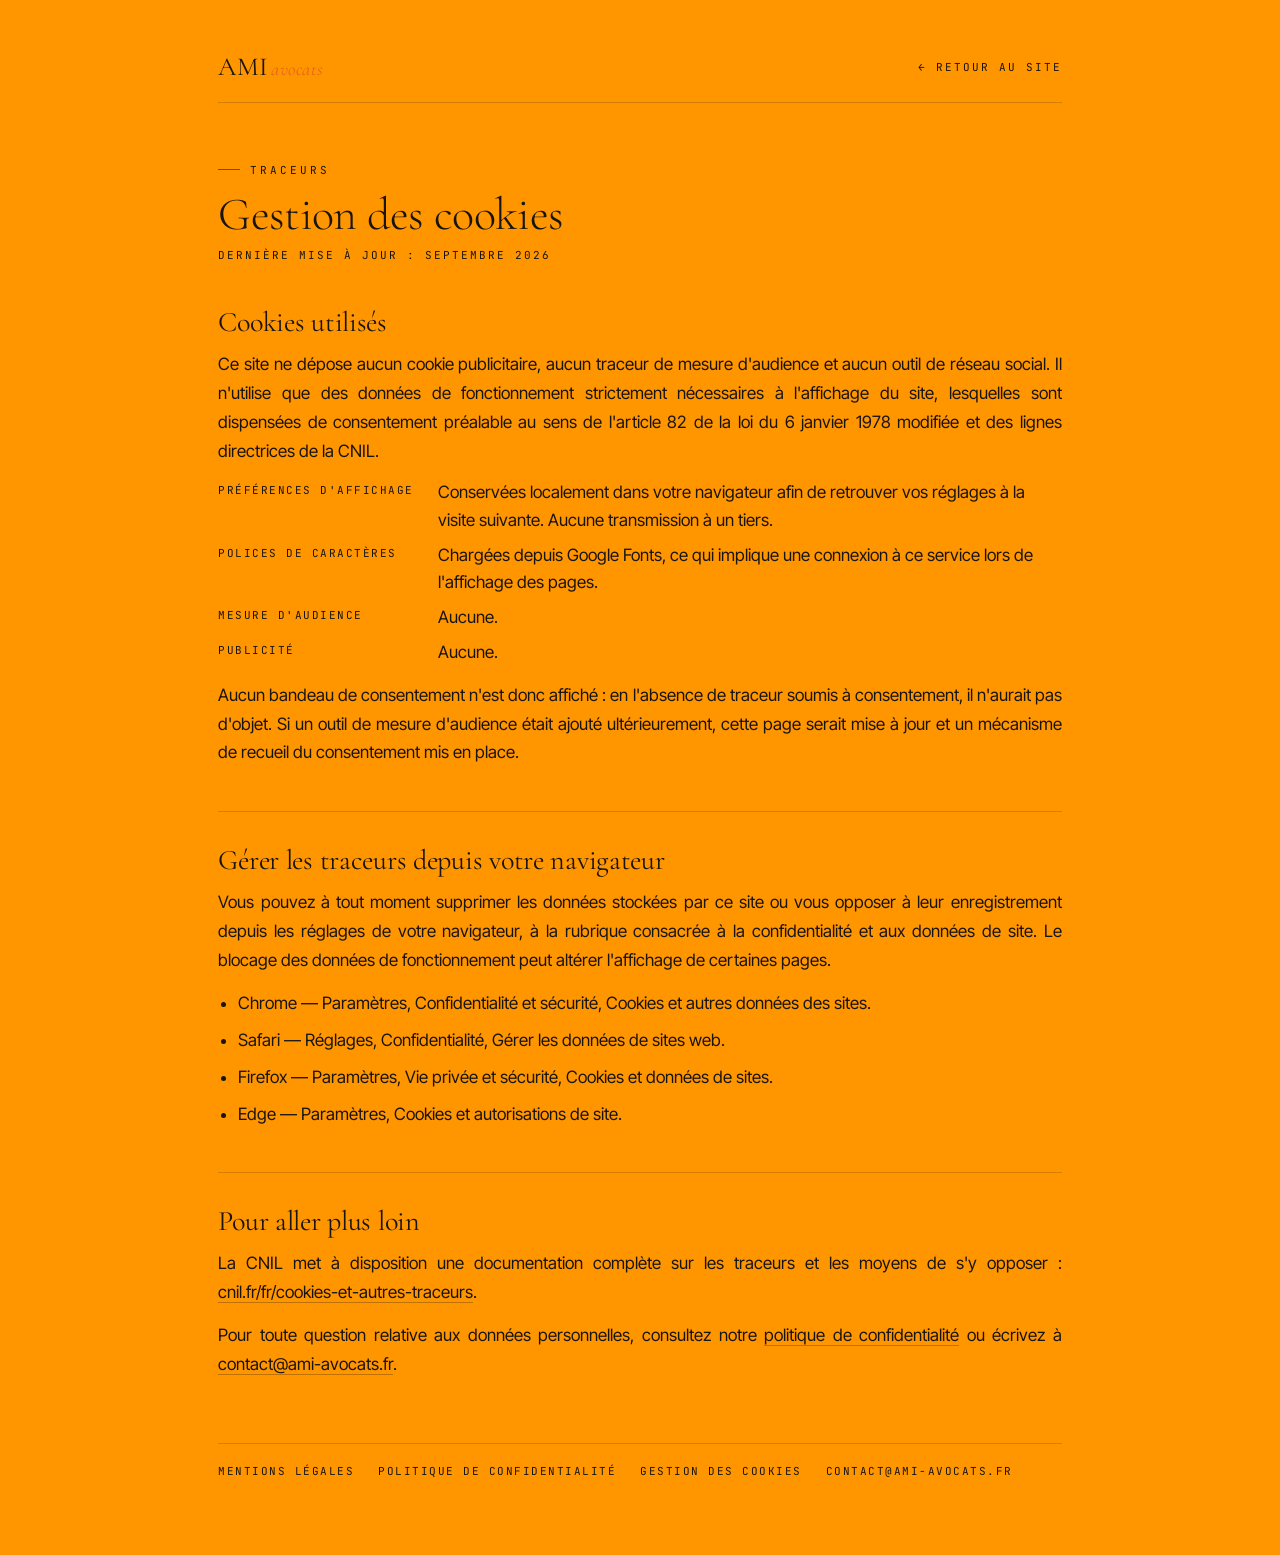
<file: site/gestion-des-cookies.html>
<!doctype html>
<html lang="fr">
<head>
<meta charset="utf-8">
<meta name="viewport" content="width=device-width, initial-scale=1">
<title>Gestion des cookies — AMI Avocats</title>
<meta name="description" content="Cookies et traceurs utilisés sur le site d'AMI Avocats et modalités de gestion depuis votre navigateur.">
<link rel="canonical" href="https://www.ami-avocats.fr/gestion-des-cookies.html">
<meta name="robots" content="noindex,nofollow">
<link rel="stylesheet" href="legal.css">
</head>
<body>
<div class="wrap">
<div class="top">
  <a class="brand" href="index.html">AMI<span>avocats</span></a>
  <a class="back" href="index.html">← Retour au site</a>
</div>
<div class="kicker">Traceurs</div>
<h1>Gestion des cookies</h1>
<div class="updated">Dernière mise à jour : septembre 2026</div>

<h2>Cookies utilisés</h2>
<p>Ce site ne dépose aucun cookie publicitaire, aucun traceur de mesure d'audience et aucun outil de réseau social. Il n'utilise que des données de fonctionnement strictement nécessaires à l'affichage du site, lesquelles sont dispensées de consentement préalable au sens de l'article 82 de la loi du 6 janvier 1978 modifiée et des lignes directrices de la CNIL.</p>
<dl>
  <dt>Préférences d'affichage</dt><dd>Conservées localement dans votre navigateur afin de retrouver vos réglages à la visite suivante. Aucune transmission à un tiers.</dd>
  <dt>Polices de caractères</dt><dd>Chargées depuis Google Fonts, ce qui implique une connexion à ce service lors de l'affichage des pages.</dd>
  <dt>Mesure d'audience</dt><dd>Aucune.</dd>
  <dt>Publicité</dt><dd>Aucune.</dd>
</dl>
<p>Aucun bandeau de consentement n'est donc affiché : en l'absence de traceur soumis à consentement, il n'aurait pas d'objet. Si un outil de mesure d'audience était ajouté ultérieurement, cette page serait mise à jour et un mécanisme de recueil du consentement mis en place.</p>

<h2>Gérer les traceurs depuis votre navigateur</h2>
<p>Vous pouvez à tout moment supprimer les données stockées par ce site ou vous opposer à leur enregistrement depuis les réglages de votre navigateur, à la rubrique consacrée à la confidentialité et aux données de site. Le blocage des données de fonctionnement peut altérer l'affichage de certaines pages.</p>
<ul>
  <li>Chrome — Paramètres, Confidentialité et sécurité, Cookies et autres données des sites.</li>
  <li>Safari — Réglages, Confidentialité, Gérer les données de sites web.</li>
  <li>Firefox — Paramètres, Vie privée et sécurité, Cookies et données de sites.</li>
  <li>Edge — Paramètres, Cookies et autorisations de site.</li>
</ul>

<h2>Pour aller plus loin</h2>
<p>La CNIL met à disposition une documentation complète sur les traceurs et les moyens de s'y opposer : <a href="https://www.cnil.fr/fr/cookies-et-autres-traceurs" target="_blank" rel="noopener noreferrer">cnil.fr/fr/cookies-et-autres-traceurs</a>.</p>
<p>Pour toute question relative aux données personnelles, consultez notre <a href="politique-de-confidentialite.html">politique de confidentialité</a> ou écrivez à <a href="mailto:contact@ami-avocats.fr">contact@ami-avocats.fr</a>.</p>
<div class="foot">
  <a href="mentions-legales.html">Mentions légales</a>
  <a href="politique-de-confidentialite.html">Politique de confidentialité</a>
  <a href="gestion-des-cookies.html">Gestion des cookies</a>
  <a href="mailto:contact@ami-avocats.fr">contact@ami-avocats.fr</a>
</div>
</div>
</body>
</html>
</file>
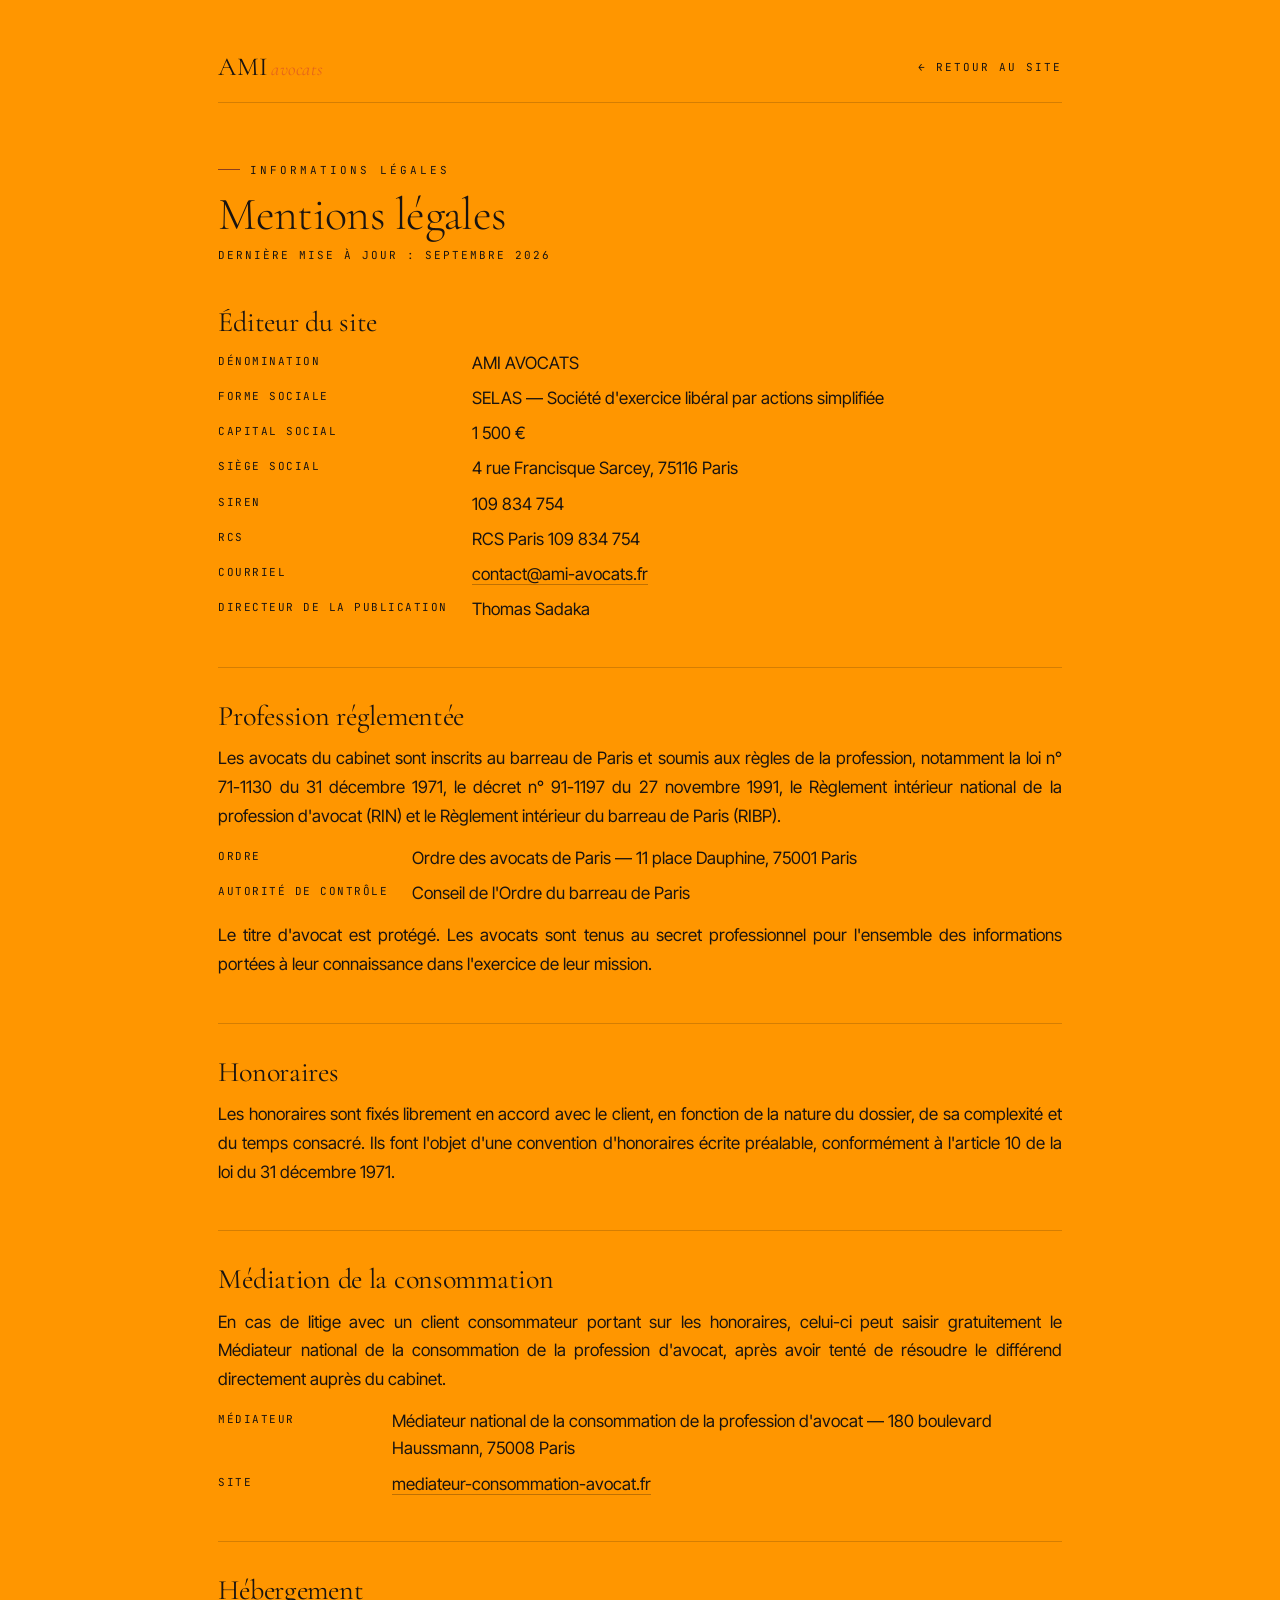
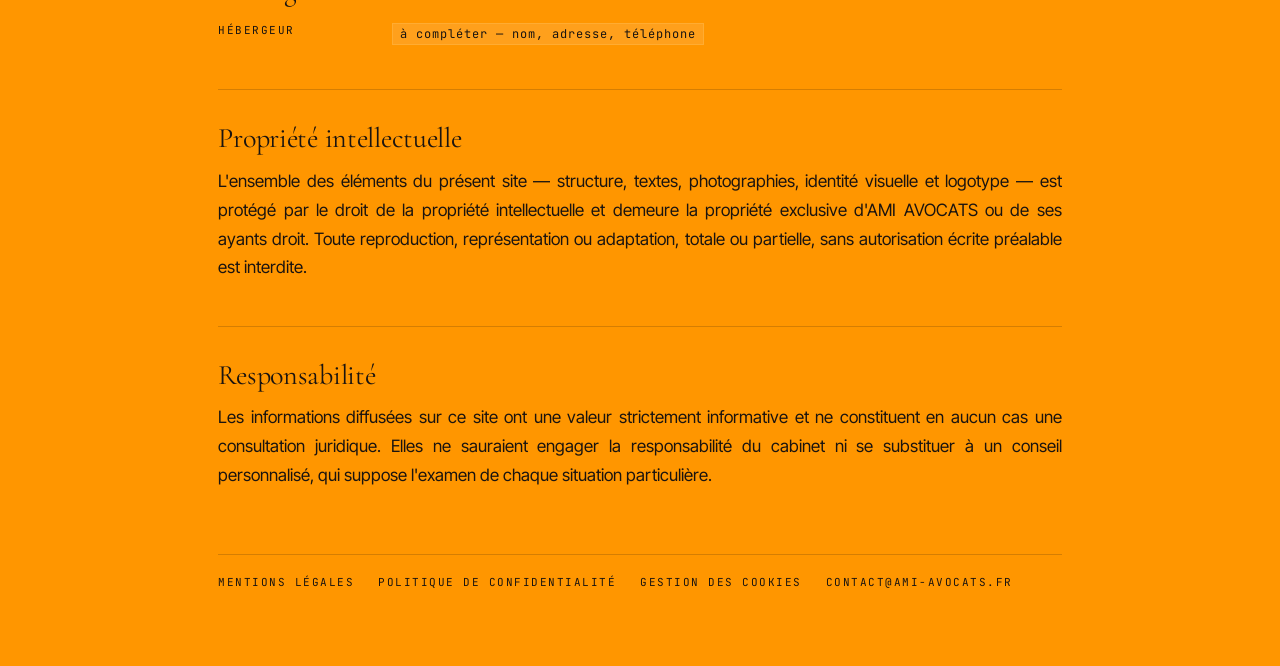
<file: site/mentions-legales.html>
<!doctype html>
<html lang="fr">
<head>
<meta charset="utf-8">
<meta name="viewport" content="width=device-width, initial-scale=1">
<title>Mentions légales — AMI Avocats</title>
<meta name="description" content="Mentions légales du cabinet AMI Avocats : éditeur, siège, immatriculation, barreau, assurance et hébergeur.">
<link rel="canonical" href="https://www.ami-avocats.fr/mentions-legales.html">
<meta name="robots" content="noindex,nofollow">
<link rel="stylesheet" href="legal.css">
</head>
<body>
<div class="wrap">
<div class="top">
  <a class="brand" href="index.html">AMI<span>avocats</span></a>
  <a class="back" href="index.html">← Retour au site</a>
</div>
<div class="kicker">Informations légales</div>
<h1>Mentions légales</h1>
<div class="updated">Dernière mise à jour : septembre 2026</div>

<h2>Éditeur du site</h2>
<dl>
  <dt>Dénomination</dt><dd>AMI AVOCATS</dd>
  <dt>Forme sociale</dt><dd>SELAS — Société d'exercice libéral par actions simplifiée</dd>
  <dt>Capital social</dt><dd>1 500 €</dd>
  <dt>Siège social</dt><dd>4 rue Francisque Sarcey, 75116 Paris</dd>
  <dt>SIREN</dt><dd>109 834 754</dd>
  <dt>RCS</dt><dd>RCS Paris 109 834 754</dd>
  <dt>Courriel</dt><dd><a href="mailto:contact@ami-avocats.fr">contact@ami-avocats.fr</a></dd>
  <dt>Directeur de la publication</dt><dd>Thomas Sadaka</dd>
</dl>

<h2>Profession réglementée</h2>
<p>Les avocats du cabinet sont inscrits au barreau de Paris et soumis aux règles de la profession, notamment la loi n° 71-1130 du 31 décembre 1971, le décret n° 91-1197 du 27 novembre 1991, le Règlement intérieur national de la profession d'avocat (RIN) et le Règlement intérieur du barreau de Paris (RIBP).</p>
<dl>
  <dt>Ordre</dt><dd>Ordre des avocats de Paris — 11 place Dauphine, 75001 Paris</dd>
  <dt>Autorité de contrôle</dt><dd>Conseil de l'Ordre du barreau de Paris</dd>
</dl>
<p>Le titre d'avocat est protégé. Les avocats sont tenus au secret professionnel pour l'ensemble des informations portées à leur connaissance dans l'exercice de leur mission.</p>

<h2>Honoraires</h2>
<p>Les honoraires sont fixés librement en accord avec le client, en fonction de la nature du dossier, de sa complexité et du temps consacré. Ils font l'objet d'une convention d'honoraires écrite préalable, conformément à l'article 10 de la loi du 31 décembre 1971.</p>

<h2>Médiation de la consommation</h2>
<p>En cas de litige avec un client consommateur portant sur les honoraires, celui-ci peut saisir gratuitement le Médiateur national de la consommation de la profession d'avocat, après avoir tenté de résoudre le différend directement auprès du cabinet.</p>
<dl>
  <dt>Médiateur</dt><dd>Médiateur national de la consommation de la profession d'avocat — 180 boulevard Haussmann, 75008 Paris</dd>
  <dt>Site</dt><dd><a href="https://mediateur-consommation-avocat.fr" target="_blank" rel="noopener noreferrer">mediateur-consommation-avocat.fr</a></dd>
</dl>

<h2>Hébergement</h2>
<dl>
  <dt>Hébergeur</dt><dd><span class="todo">à compléter — nom, adresse, téléphone</span></dd>
</dl>

<h2>Propriété intellectuelle</h2>
<p>L'ensemble des éléments du présent site — structure, textes, photographies, identité visuelle et logotype — est protégé par le droit de la propriété intellectuelle et demeure la propriété exclusive d'AMI AVOCATS ou de ses ayants droit. Toute reproduction, représentation ou adaptation, totale ou partielle, sans autorisation écrite préalable est interdite.</p>

<h2>Responsabilité</h2>
<p>Les informations diffusées sur ce site ont une valeur strictement informative et ne constituent en aucun cas une consultation juridique. Elles ne sauraient engager la responsabilité du cabinet ni se substituer à un conseil personnalisé, qui suppose l'examen de chaque situation particulière.</p>
<div class="foot">
  <a href="mentions-legales.html">Mentions légales</a>
  <a href="politique-de-confidentialite.html">Politique de confidentialité</a>
  <a href="gestion-des-cookies.html">Gestion des cookies</a>
  <a href="mailto:contact@ami-avocats.fr">contact@ami-avocats.fr</a>
</div>
</div>
</body>
</html>
</file>
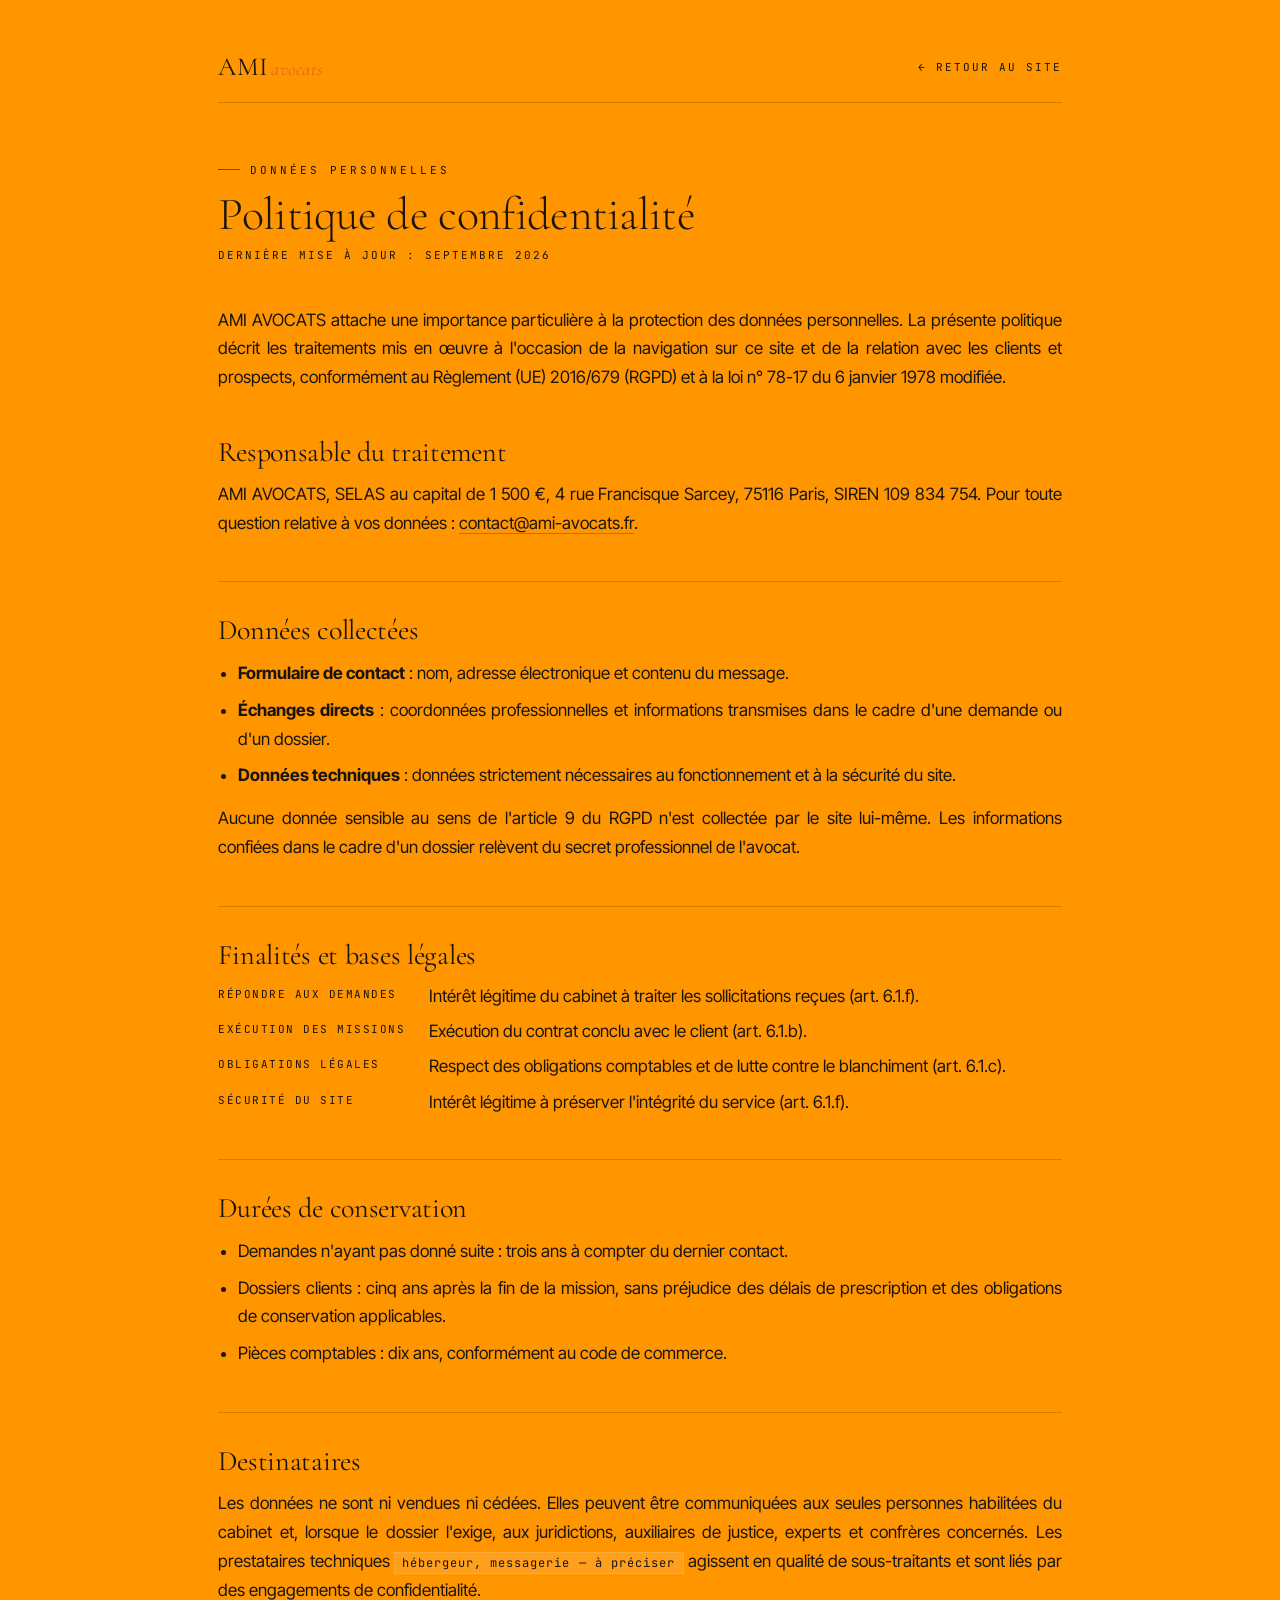
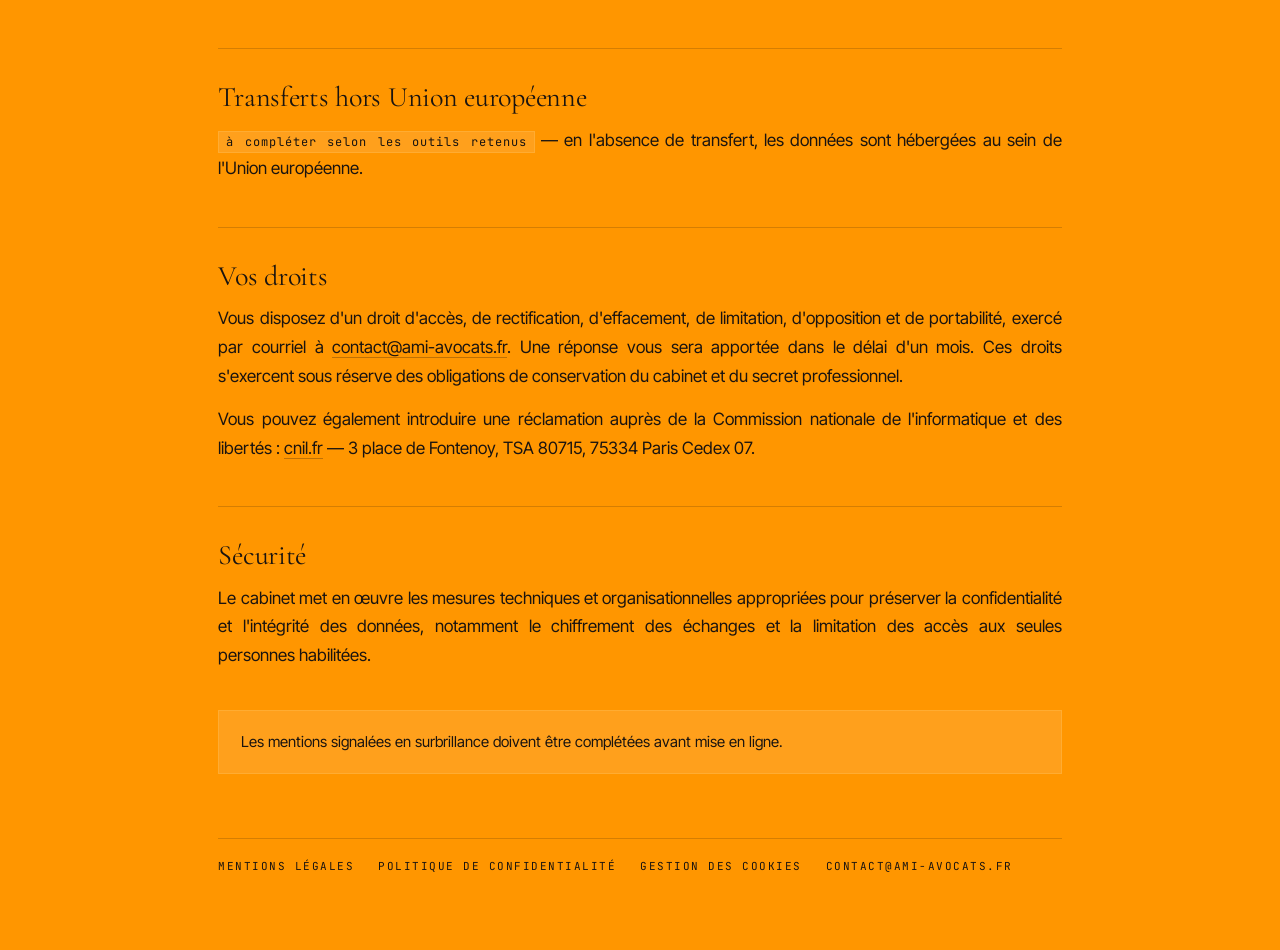
<file: site/politique-de-confidentialite.html>
<!doctype html>
<html lang="fr">
<head>
<meta charset="utf-8">
<meta name="viewport" content="width=device-width, initial-scale=1">
<title>Politique de confidentialité — AMI Avocats</title>
<meta name="description" content="Traitement des données personnelles par AMI Avocats : finalités, bases légales, durées de conservation et droits des personnes.">
<link rel="canonical" href="https://www.ami-avocats.fr/politique-de-confidentialite.html">
<meta name="robots" content="noindex,nofollow">
<link rel="stylesheet" href="legal.css">
</head>
<body>
<div class="wrap">
<div class="top">
  <a class="brand" href="index.html">AMI<span>avocats</span></a>
  <a class="back" href="index.html">← Retour au site</a>
</div>
<div class="kicker">Données personnelles</div>
<h1>Politique de confidentialité</h1>
<div class="updated">Dernière mise à jour : septembre 2026</div>

<p>AMI AVOCATS attache une importance particulière à la protection des données personnelles. La présente politique décrit les traitements mis en œuvre à l'occasion de la navigation sur ce site et de la relation avec les clients et prospects, conformément au Règlement (UE) 2016/679 (RGPD) et à la loi n° 78-17 du 6 janvier 1978 modifiée.</p>

<h2>Responsable du traitement</h2>
<p>AMI AVOCATS, SELAS au capital de 1 500 €, 4 rue Francisque Sarcey, 75116 Paris, SIREN 109 834 754. Pour toute question relative à vos données : <a href="mailto:contact@ami-avocats.fr">contact@ami-avocats.fr</a>.</p>

<h2>Données collectées</h2>
<ul>
  <li><strong>Formulaire de contact</strong> : nom, adresse électronique et contenu du message.</li>
  <li><strong>Échanges directs</strong> : coordonnées professionnelles et informations transmises dans le cadre d'une demande ou d'un dossier.</li>
  <li><strong>Données techniques</strong> : données strictement nécessaires au fonctionnement et à la sécurité du site.</li>
</ul>
<p>Aucune donnée sensible au sens de l'article 9 du RGPD n'est collectée par le site lui-même. Les informations confiées dans le cadre d'un dossier relèvent du secret professionnel de l'avocat.</p>

<h2>Finalités et bases légales</h2>
<dl>
  <dt>Répondre aux demandes</dt><dd>Intérêt légitime du cabinet à traiter les sollicitations reçues (art. 6.1.f).</dd>
  <dt>Exécution des missions</dt><dd>Exécution du contrat conclu avec le client (art. 6.1.b).</dd>
  <dt>Obligations légales</dt><dd>Respect des obligations comptables et de lutte contre le blanchiment (art. 6.1.c).</dd>
  <dt>Sécurité du site</dt><dd>Intérêt légitime à préserver l'intégrité du service (art. 6.1.f).</dd>
</dl>

<h2>Durées de conservation</h2>
<ul>
  <li>Demandes n'ayant pas donné suite : trois ans à compter du dernier contact.</li>
  <li>Dossiers clients : cinq ans après la fin de la mission, sans préjudice des délais de prescription et des obligations de conservation applicables.</li>
  <li>Pièces comptables : dix ans, conformément au code de commerce.</li>
</ul>

<h2>Destinataires</h2>
<p>Les données ne sont ni vendues ni cédées. Elles peuvent être communiquées aux seules personnes habilitées du cabinet et, lorsque le dossier l'exige, aux juridictions, auxiliaires de justice, experts et confrères concernés. Les prestataires techniques <span class="todo">hébergeur, messagerie — à préciser</span> agissent en qualité de sous-traitants et sont liés par des engagements de confidentialité.</p>

<h2>Transferts hors Union européenne</h2>
<p><span class="todo">à compléter selon les outils retenus</span> — en l'absence de transfert, les données sont hébergées au sein de l'Union européenne.</p>

<h2>Vos droits</h2>
<p>Vous disposez d'un droit d'accès, de rectification, d'effacement, de limitation, d'opposition et de portabilité, exercé par courriel à <a href="mailto:contact@ami-avocats.fr">contact@ami-avocats.fr</a>. Une réponse vous sera apportée dans le délai d'un mois. Ces droits s'exercent sous réserve des obligations de conservation du cabinet et du secret professionnel.</p>
<p>Vous pouvez également introduire une réclamation auprès de la Commission nationale de l'informatique et des libertés : <a href="https://www.cnil.fr" target="_blank" rel="noopener noreferrer">cnil.fr</a> — 3 place de Fontenoy, TSA 80715, 75334 Paris Cedex 07.</p>

<h2>Sécurité</h2>
<p>Le cabinet met en œuvre les mesures techniques et organisationnelles appropriées pour préserver la confidentialité et l'intégrité des données, notamment le chiffrement des échanges et la limitation des accès aux seules personnes habilitées.</p>

<div class="note"><p>Les mentions signalées en surbrillance doivent être complétées avant mise en ligne.</p></div>
<div class="foot">
  <a href="mentions-legales.html">Mentions légales</a>
  <a href="politique-de-confidentialite.html">Politique de confidentialité</a>
  <a href="gestion-des-cookies.html">Gestion des cookies</a>
  <a href="mailto:contact@ami-avocats.fr">contact@ami-avocats.fr</a>
</div>
</div>
</body>
</html>
</file>
<file: site/legal.css>
@import url('https://fonts.googleapis.com/css2?family=Cormorant+Garamond:ital,wght@0,300;0,400;1,400&family=Inter+Tight:wght@300;400;500&family=JetBrains+Mono:wght@400;500&display=swap');
:root{--bg:#ff9600;--fg:#1A1410;--fg-soft:#5E4A38;--accent:#E5651A;--accent-deep:#8B3E1E;--line:#1A1410;--surface:rgba(255,170,51,0.55);--surface-line:rgba(255,200,100,0.3)}
*{box-sizing:border-box}
html,body{margin:0;padding:0}
body{background:var(--bg);color:var(--fg);font-family:"Inter Tight",sans-serif;-webkit-font-smoothing:antialiased}
a{color:var(--fg);text-decoration:none;border-bottom:1px solid rgba(26,20,16,.28)}
a:hover{border-bottom-color:var(--accent)}
.wrap{max-width:920px;margin:0 auto;padding:clamp(28px,4vw,56px) clamp(16px,3vw,40px) clamp(48px,6vw,88px)}
.top{display:flex;align-items:center;justify-content:space-between;gap:24px;padding-bottom:20px;border-bottom:1px solid rgba(26,20,16,.18);margin-bottom:clamp(32px,4vw,56px)}
.brand{font-family:"Cormorant Garamond",Georgia,serif;font-size:26px;font-weight:400;letter-spacing:.02em;border:none}
.brand span{font-style:italic;color:var(--accent);font-size:.72em;margin-left:.12em}
.back{font-family:"JetBrains Mono",monospace;font-size:11px;letter-spacing:2px;text-transform:uppercase;border:none}
.kicker{font-family:"JetBrains Mono",monospace;font-size:11px;letter-spacing:3px;text-transform:uppercase;color:var(--fg);margin-bottom:12px;display:inline-flex;align-items:center;gap:10px}
.kicker::before{content:"";width:22px;height:1px;background:var(--accent-deep)}
h1{font-family:"Cormorant Garamond",Georgia,serif;font-size:clamp(30px,3.6vw,56px);line-height:1.1;font-weight:300;letter-spacing:-.015em;margin:0 0 8px}
.updated{font-family:"JetBrains Mono",monospace;font-size:11px;letter-spacing:2px;text-transform:uppercase;color:var(--fg);margin-bottom:clamp(28px,3.5vw,44px)}
h2{font-family:"Cormorant Garamond",Georgia,serif;font-size:clamp(22px,2.2vw,30px);line-height:1.15;font-weight:400;letter-spacing:-.01em;margin:clamp(30px,3.4vw,44px) 0 12px;padding-top:clamp(22px,2.6vw,32px);border-top:1px solid rgba(26,20,16,.18)}
h2:first-of-type{border-top:none;padding-top:0}
p,li{font-size:17px;line-height:1.7;text-align:justify;hyphens:auto;text-wrap:pretty}
p{margin:0 0 14px}
ul{margin:0 0 14px;padding-left:20px}
li{margin-bottom:8px}
dl{margin:0 0 14px;display:grid;grid-template-columns:minmax(150px,auto) 1fr;gap:8px 24px}
dt{font-family:"JetBrains Mono",monospace;font-size:11px;letter-spacing:1.5px;text-transform:uppercase;color:var(--fg);padding-top:4px}
dd{margin:0;font-size:17px;line-height:1.6}
.todo{background:var(--surface);border:1px solid var(--surface-line);padding:2px 7px;font-family:"JetBrains Mono",monospace;font-size:12px;letter-spacing:1px}
.note{background:var(--surface);border:1px solid var(--surface-line);padding:18px 22px;margin:clamp(28px,3.4vw,40px) 0 0}
.note p{margin:0;font-size:15px;text-align:left}
.foot{margin-top:clamp(40px,5vw,72px);padding-top:20px;border-top:1px solid rgba(26,20,16,.18);display:flex;flex-wrap:wrap;gap:12px 24px;font-family:"JetBrains Mono",monospace;font-size:11px;letter-spacing:1.5px;text-transform:uppercase}
.foot a{border:none;color:var(--fg)}
.foot a:hover{color:var(--fg)}
@media print{body{background:#fff}.top .back,.foot{display:none}}
</file>
